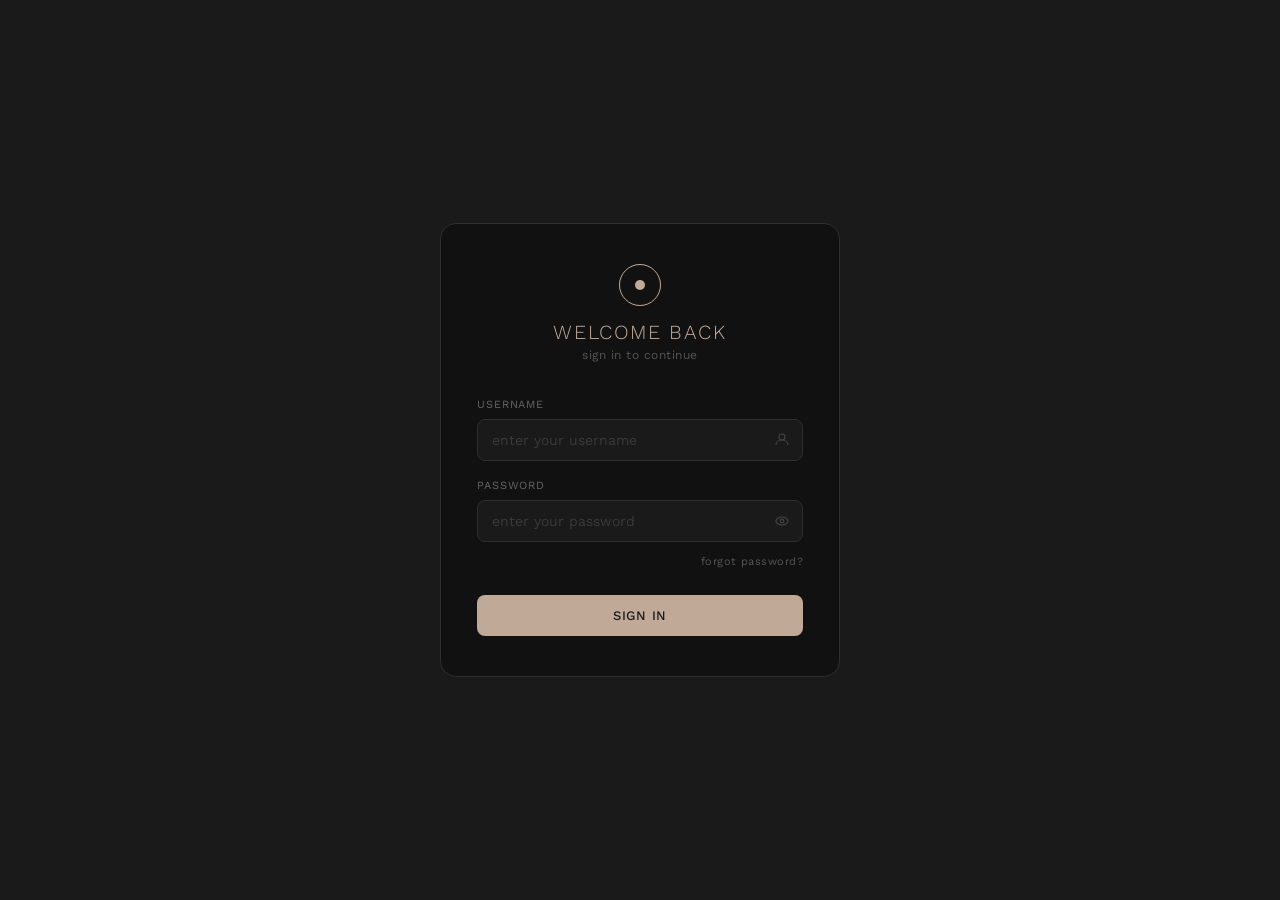
<file: index.html>
<!DOCTYPE html>
<html lang="en">

<head>
    <meta charset="UTF-8">
    <meta name="viewport" content="width=device-width, initial-scale=1.0">
    <title>class-shculade</title>
    <link rel="stylesheet" href="./assets/css/style.css">
    <link rel="stylesheet" href="./assets/css/reset.css">
    <link rel="stylesheet" href="https://cdn.jsdelivr.net/npm/bootstrap-icons@1.13.1/font/bootstrap-icons.min.css">
</head>

<body>

    <section class="shcedule-table">
        <div class="container">

            <!--logout bar -->
            <div class="logout-bar">
                <span id="logged-user"></span>
                <button onclick="logout()" class="logout-btn">
                    <i class="bi bi-box-arrow-right"></i> logout
                </button>
            </div>

            <div class="shcedule-top-title">
                <div class="shcedule-top-title-left">
                    <h6>learn computer academy</h6>
                    <h2>CLASS SCHEDULE</h2>
                </div>
                <div class="shcedule-top-title-right">
                    <h6>today</h6>
                    <h2 id="newdate"></h2>
                </div>
            </div>

            <div class="our-all-capacity">
                <div class="capacity-block">
                    <h3>Enrollment Ratio</h3>
                    <h2>18</h2>
                </div>
                <div class="capacity-block">
                    <h3>available capacity</h3>
                    <h2>76</h2>
                </div>
                <div class="capacity-block">
                    <h3>Batch Density</h3>
                    <h2>37%</h2>
                </div>
                <div class="capacity-block">
                    <h3>Total Weekly Classes</h3>
                    <h2>24</h2>
                </div>
            </div>

            <div class="schedule-table-main">
                <div class="schedule-table-first-wrapper">
                    <div class="weekly-student-wrapper">
                        <div class="weekly-student-title">
                            <div class="weekly-student-block-left">
                                <h3>weekly schedule</h3>
                            </div>
                            <div class="weekly-student-timing-right">
                                <ul>
                                    <li><i class="pulse"></i>
                                        <p id="newtime"></p>
                                    </li>
                                    <li><i class="pulse"></i>
                                        <p id="newday"></p>
                                    </li>
                                </ul>
                            </div>
                        </div>
                        <div class="student-timing-list">
                            <p>10:30 - 12:30</p>
                            <p>12:30 - 02:30</p>
                            <p>04:00 - 06:00</p>
                            <p>06:00 - 08:00</p>
                        </div>
                    </div>

                    <div class="shcedule-main-table-row">
                        <div class="shcedule-table-row">
                            <div class="table-first-collum"><p>monday</p></div>
                            <div class="table-second-collum">
                                <h5>soumik dutta</h5>
                                <h5>anish gharami</h5>
                                <div class="mouse-name"><h5>pritha seal</h5><i class="bi bi-mouse2"></i></div>
                            </div>
                            <div class="table-second-collum"><h5>arnob biswas</h5></div>
                            <div class="table-second-collum">
                                <div class="mouse-name"><h5>arnob roy</h5><i class="bi bi-mouse2"></i></div>
                                <div class="mouse-name"><h5>rupanjana roy</h5><i class="bi bi-mouse2"></i></div>
                                <div class="mouse-name"><h5>debagnik dey</h5><i class="bi bi-mouse2"></i></div>
                                <h5>somen biswas</h5>
                            </div>
                            <div class="table-second-collum">
                                <div class="mouse-name"><h5>samrit paul</h5><i class="bi bi-mouse2"></i></div>
                                <div class="mouse-name"><h5>diya das</h5><i class="bi bi-mouse2"></i></div>
                                <div class="mouse-name"><h5>indrani debnath</h5><i class="bi bi-mouse2"></i></div>
                                <h5>bibrato sarkar</h5>
                            </div>
                        </div>
                        <div class="shcedule-table-row">
                            <div class="table-first-collum"><p>tuesday</p></div>
                            <div class="table-second-collum">
                                <h5>soumik dutta</h5>
                                <h5>anish gharami</h5>
                                <div class="mouse-name"><h5>pritha seal</h5><i class="bi bi-mouse2"></i></div>
                            </div>
                            <div class="table-second-collum"><h5>arnob biswas</h5></div>
                            <div class="table-second-collum">
                                <div class="mouse-name"><h5>arnob roy</h5><i class="bi bi-mouse2"></i></div>
                                <div class="mouse-name"><h5>rupanjana roy</h5><i class="bi bi-mouse2"></i></div>
                                <div class="mouse-name"><h5>debagnik dey</h5><i class="bi bi-mouse2"></i></div>
                                <h5>somen biswas</h5>
                            </div>
                            <div class="table-second-collum">
                                <div class="mouse-name"><h5>samrit paul</h5><i class="bi bi-mouse2"></i></div>
                                <div class="mouse-name"><h5>diya das</h5><i class="bi bi-mouse2"></i></div>
                                <div class="mouse-name"><h5>indrani debnath</h5><i class="bi bi-mouse2"></i></div>
                                <h5>bibrato sarkar</h5>
                            </div>
                        </div>
                        <div class="shcedule-table-row">
                            <div class="table-first-collum"><p>wednesday</p></div>
                            <div class="table-second-collum">
                                <h5>soumik dutta</h5>
                                <h5>anish gharami</h5>
                                <div class="mouse-name"><h5>pritha seal</h5><i class="bi bi-mouse2"></i></div>
                            </div>
                            <div class="table-second-collum"><h5>arnob biswas</h5></div>
                            <div class="table-second-collum">
                                <div class="mouse-name"><h5>arnob roy</h5><i class="bi bi-mouse2"></i></div>
                                <div class="mouse-name"><h5>rupanjana roy</h5><i class="bi bi-mouse2"></i></div>
                                <div class="mouse-name"><h5>debagnik dey</h5><i class="bi bi-mouse2"></i></div>
                                <h5>somen biswas</h5>
                            </div>
                            <div class="table-second-collum">
                                <div class="mouse-name"><h5>samrit paul</h5><i class="bi bi-mouse2"></i></div>
                                <div class="mouse-name"><h5>diya das</h5><i class="bi bi-mouse2"></i></div>
                                <div class="mouse-name"><h5>indrani debnath</h5><i class="bi bi-mouse2"></i></div>
                                <h5>bibrato sarkar</h5>
                            </div>
                        </div>
                        <div class="shcedule-table-row">
                            <div class="table-first-collum"><p>thursday</p></div>
                            <div class="table-second-collum">
                                <h5>soumik dutta</h5>
                                <h5>anish gharami</h5>
                                <div class="mouse-name"><h5>pritha seal</h5><i class="bi bi-mouse2"></i></div>
                            </div>
                            <div class="table-second-collum"><h5>arnob biswas</h5></div>
                            <div class="table-second-collum">
                                <div class="mouse-name"><h5>arnob roy</h5><i class="bi bi-mouse2"></i></div>
                                <div class="mouse-name"><h5>rupanjana roy</h5><i class="bi bi-mouse2"></i></div>
                                <div class="mouse-name"><h5>debagnik dey</h5><i class="bi bi-mouse2"></i></div>
                                <h5>somen biswas</h5>
                            </div>
                            <div class="table-second-collum">
                                <div class="mouse-name"><h5>samrit paul</h5><i class="bi bi-mouse2"></i></div>
                                <div class="mouse-name"><h5>diya das</h5><i class="bi bi-mouse2"></i></div>
                                <div class="mouse-name"><h5>indrani debnath</h5><i class="bi bi-mouse2"></i></div>
                                <h5>bibrato sarkar</h5>
                            </div>
                        </div>
                        <div class="shcedule-table-row">
                            <div class="table-first-collum"><p>friday</p></div>
                            <div class="table-second-collum">
                                <h5>soumik dutta</h5>
                                <h5>anish gharami</h5>
                                <div class="mouse-name"><h5>pritha seal</h5><i class="bi bi-mouse2"></i></div>
                            </div>
                            <div class="table-second-collum"><h5>arnob biswas</h5></div>
                            <div class="table-second-collum">
                                <div class="mouse-name"><h5>arnob roy</h5><i class="bi bi-mouse2"></i></div>
                                <div class="mouse-name"><h5>rupanjana roy</h5><i class="bi bi-mouse2"></i></div>
                                <div class="mouse-name"><h5>debagnik dey</h5><i class="bi bi-mouse2"></i></div>
                                <h5>somen biswas</h5>
                            </div>
                            <div class="table-second-collum">
                                <div class="mouse-name"><h5>samrit paul</h5><i class="bi bi-mouse2"></i></div>
                                <div class="mouse-name"><h5>diya das</h5><i class="bi bi-mouse2"></i></div>
                                <div class="mouse-name"><h5>indrani debnath</h5><i class="bi bi-mouse2"></i></div>
                                <h5>bibrato sarkar</h5>
                            </div>
                        </div>
                        <div class="shcedule-table-row">
                            <div class="table-first-collum"><p>saturday</p></div>
                            <div class="table-second-collum">
                                <h5>soumik dutta</h5>
                                <h5>anish gharami</h5>
                                <div class="mouse-name"><h5>pritha seal</h5><i class="bi bi-mouse2"></i></div>
                            </div>
                            <div class="table-second-collum"><h5>arnob biswas</h5></div>
                            <div class="table-second-collum">
                                <div class="mouse-name"><h5>arnob roy</h5><i class="bi bi-mouse2"></i></div>
                                <div class="mouse-name"><h5>rupanjana roy</h5><i class="bi bi-mouse2"></i></div>
                                <div class="mouse-name"><h5>debagnik dey</h5><i class="bi bi-mouse2"></i></div>
                                <h5>somen biswas</h5>
                            </div>
                            <div class="table-second-collum">
                                <div class="mouse-name"><h5>samrit paul</h5><i class="bi bi-mouse2"></i></div>
                                <div class="mouse-name"><h5>diya das</h5><i class="bi bi-mouse2"></i></div>
                                <div class="mouse-name"><h5>indrani debnath</h5><i class="bi bi-mouse2"></i></div>
                                <h5>bibrato sarkar</h5>
                            </div>
                        </div>
                    </div>
                </div>

                <div class="schedule-table-second-wrapper">
                    <div class="lt-wrap">
                        <p class="lt-label">Longevity Tracking</p>
                        <div class="student-list" id="rows"></div>
                    </div>
                </div>
            </div>

        </div>

        <!-- cursor -->
        <div id="cursor-dot"></div>
        <div id="cursor-ring"></div>
    </section>

    <!-- login check script -->
    <script>
        const loggedIn = sessionStorage.getItem('loggedIn');

        if (!loggedIn) {
            window.location.href = "./user.html";
        }

        const savedUser = sessionStorage.getItem('username');
        

        function logout() {
            sessionStorage.removeItem('loggedIn');
            sessionStorage.removeItem('username');
            window.location.href = "./user.html";
        }
    </script>

    <script src="./assets/js/app.js"></script>
</body>
</html>
</file>
<file: assets/css/style.css>
@import url(./reset.css);

@import url('https://fonts.googleapis.com/css2?family=Work+Sans:ital,wght@0,100..900;1,100..900&display=swap');



.shcedule-table .shcedule-top-title {
    display: grid;
    grid-template-columns: repeat(2, 1fr);
}

/* .shcedule-table .shcedule-top-title .shcedule-top-title-left{
    display: flex;
    align-items: start;
    gap: 10px;
} */

.shcedule-table .shcedule-top-title .shcedule-top-title-left h6 {
    font-size: 14px;
    font-weight: 400;
    text-transform: uppercase;
    color: var(--text-color);
}

.shcedule-table .shcedule-top-title .shcedule-top-title-left h2 {
    font-size: 36px;
    font-weight: 200;
    color: var(--primary-color);
}

.shcedule-table .shcedule-top-title .shcedule-top-title-right {
    display: flex;
    align-items: end;
    flex-direction: column;
    justify-content: end;
}

.shcedule-table .shcedule-top-title .shcedule-top-title-right h6 {
    font-size: 14px;
    font-weight: 400;
    text-transform: uppercase;
    color: var(--text-color);
}

.shcedule-table .shcedule-top-title .shcedule-top-title-right h2 {
    font-size: 36px;
    font-weight: 200;
    color: var(--primary-color);
}

.shcedule-table .our-all-capacity {
    display: grid;
    grid-template-columns: repeat(4, 1fr);
    gap: 20px;
    margin-top: 20px;
}

.shcedule-table .our-all-capacity .capacity-block {
    background-color: transparent;
    border: solid 1px var(--primary-color);
    padding: 20px;
    display: flex;
    flex-direction: column;
    align-items: start;

}

.shcedule-table .our-all-capacity .capacity-block h3 {
    font-size: 14px;
    text-transform: uppercase;
    font-weight: 400;
    color: var(--text-color);
    line-height: normal;
    margin-bottom: 2px;
}

.shcedule-table .our-all-capacity .capacity-block h2 {
    font-size: 36px;
    font-weight: 200;
    color: var(--primary-color);
}

.shcedule-table .schedule-table-main {
    display: grid;
    grid-template-columns: 75% 24%;
    gap: 20px;
    height: 100%;
}


/* === Scrollbar for .schedule-table-first-wrapper === */

/* ===== WRAPPER - BOTH SCROLL ===== */
.shcedule-table .schedule-table-main .schedule-table-first-wrapper .shcedule-main-table-row {
  overflow-x: auto;             
  overflow-y: auto;             
  height: calc(100vh - 330px); 
  overflow: scroll;

  /* Firefox */
  scrollbar-width: thin;
  scrollbar-color: #c1a998 transparent;
}

/* ===== Chrome, Safari, Edge ===== */

/* Vertical scrollbar - right side */
.shcedule-table .schedule-table-main .schedule-table-first-wrapper .shcedule-main-table-row::-webkit-scrollbar {
  width: 4px;    /* right side bar */
  height: 4px;   /* bottom bar */
}

/* Track */
.shcedule-table .schedule-table-main .schedule-table-first-wrapper .shcedule-main-table-row::-webkit-scrollbar-track {
  background: transparent;
  border-radius: 999px;
}

/* Thumb - default hidden */
.shcedule-table .schedule-table-main .schedule-table-first-wrapper .shcedule-main-table-row::-webkit-scrollbar-thumb {
  background: transparent;
  border-radius: 999px;
  transition: background 0.3s;
}

/* Hover করলে দুটোই দেখাবে */
.shcedule-table .schedule-table-main .schedule-table-first-wrapper .shcedule-main-table-row:hover::-webkit-scrollbar-thumb {
  background: #c1a998;
}

.shcedule-table .schedule-table-main .schedule-table-first-wrapper .shcedule-main-table-row:hover::-webkit-scrollbar-thumb:hover {
  background: #a8887a;
}

/* Corner - যেখানে দুটো scroll মিলবে */
.shcedule-table .schedule-table-main .schedule-table-first-wrapper .shcedule-main-table-row::-webkit-scrollbar-corner {
  background: transparent;
}

/* === Scrollbar for .schedule-table-second-wrapper === */

/* ===== WRAPPER - BOTH SCROLL ===== */
.shcedule-table .schedule-table-main .schedule-table-second-wrapper .student-list {
  overflow-x: auto;             
  overflow-y: auto;             
  height: calc(100vh - 310px); 
  overflow: scroll;

  /* Firefox */
  scrollbar-width: thin;
  scrollbar-color: #c1a998 transparent;
}

/* ===== Chrome, Safari, Edge ===== */

/* Vertical scrollbar - right side */
.shcedule-table .schedule-table-main .schedule-table-second-wrapper .student-list::-webkit-scrollbar {
  width: 4px;    /* right side bar */
  height: 4px;   /* bottom bar */
}

/* Track */
.shcedule-table .schedule-table-main .schedule-table-second-wrapper .student-list::-webkit-scrollbar-track {
  background: transparent;
  border-radius: 999px;
}

/* Thumb - default hidden */
.shcedule-table .schedule-table-main .schedule-table-second-wrapper .student-list::-webkit-scrollbar-thumb {
  background: transparent;
  border-radius: 999px;
  transition: background 0.3s;
}

/* Hover করলে দুটোই দেখাবে */
.shcedule-table .schedule-table-main .schedule-table-second-wrapper .student-list:hover::-webkit-scrollbar-thumb {
  background: #c1a998;
}

.shcedule-table .schedule-table-main .schedule-table-second-wrapper .student-list:hover::-webkit-scrollbar-thumb:hover {
  background: #a8887a;
}

/* Corner - যেখানে দুটো scroll মিলবে */
.shcedule-table .schedule-table-main .schedule-table-second-wrapper .student-list::-webkit-scrollbar-corner {
  background: transparent;
}




.shcedule-table .weekly-student-wrapper {
    margin-top: 30px;
    border-top: solid 1px var(--primary-color);
    border-bottom: solid 1px var(--primary-color);
    border-right: solid 1px var(--primary-color);
    border-left: solid 1px var(--primary-color);
}

.shcedule-table .weekly-student-wrapper .weekly-student-title {
    display: grid;
    grid-template-columns: repeat(2, 1fr);
    padding: 10px 15px;
}

.shcedule-table .weekly-student-wrapper .weekly-student-title .weekly-student-block-left {
    display: flex;
    justify-content: start;
}

.shcedule-table .weekly-student-wrapper .weekly-student-title .weekly-student-block-left h3 {
    font-size: 14px;
    text-transform: uppercase;
    font-weight: 400;
    color: var(--text-color);
    line-height: normal;
}

.shcedule-table .weekly-student-wrapper .weekly-student-title .weekly-student-timing-right {
    display: flex;
    justify-content: end;
    gap: 40px;
}

.shcedule-table .weekly-student-wrapper .weekly-student-title .weekly-student-timing-right ul {
    display: flex;
    gap: 20px;
}

.shcedule-table .weekly-student-wrapper .weekly-student-title .weekly-student-timing-right ul li {
    display: flex;
    align-items: center;
    gap: 10px;
}

@keyframes opacity-animation {
    0% {
        opacity: 0
    }
}

@keyframes pulse-animation {
    0% {
        transform: translate(-50%, -50%) scale(0);
        opacity: .8
    }

    70% {
        opacity: 0;
        transform: translate(-50%, -50%) scale(3)
    }

    to {
        transform: translate(-50%, -50%) scale(0);
        opacity: 0
    }
}

.shcedule-table .weekly-student-wrapper .weekly-student-title .weekly-student-timing-right ul li .pulse {
    position: relative;
    display: inline-block;
    vertical-align: 1px;
    width: 8px;
    height: 8px;
    margin: 0 6px;
    background: var(--primary-color);
    color: transparent;
    border-radius: 100%;
    flex: 0 0 auto;
    animation: opacity-animation 1s linear;
}

.shcedule-table .weekly-student-wrapper .weekly-student-title .weekly-student-timing-right ul li .pulse:before {
    content: "";
    position: absolute;
    top: 50%;
    left: 50%;
    width: 100%;
    height: 100%;
    background: #f9e9a2;
    border-radius: 100%;
    opacity: .5;
    transform: translate(-50%, -50%) scale(3);
    animation: pulse-animation 3s infinite;
}

.shcedule-table .weekly-student-wrapper .weekly-student-title .weekly-student-timing-right p {
    font-size: 14px;
    text-transform: uppercase;
    font-weight: 500;
    color: var(--primary-color);
    line-height: normal;
    position: relative;

}

.shcedule-table .student-timing-list {
    display: grid;
    grid-template-columns: repeat(4, 1fr);
    text-align: center;
    border-top: solid 1px var(--primary-color);
    padding: 13px 15px;
}

.shcedule-table .student-timing-list p {
    font-size: 14px;
    text-transform: uppercase;
    font-weight: 500;
    color: var(--primary-color);
    line-height: normal;
}

.shcedule-table .shcedule-table-row {
    display: flex;
    gap: 0;
    border-bottom: solid 1px var(--primary-color);
    border-left: solid 1px var(--primary-color);
}

.shcedule-table .shcedule-table-row .table-first-collum {
    border-right: solid 1px var(--primary-color);
    padding: 70px 0;
    width: 3%;
    display: flex;
    align-items: center;
    justify-content: center;
}

.shcedule-table .shcedule-table-row .table-first-collum p {
    font-size: 14px;
    text-transform: uppercase;
    font-weight: 500;
    color: var(--text-color);
    line-height: normal;
    transform: rotate(271deg);
}

.shcedule-table .shcedule-table-row .table-second-collum {
    border-right: solid 1px var(--primary-color);
    padding: 15px;
    width: 25%;
    height: auto;
}

.shcedule-table .shcedule-table-row .table-second-collum h5 {
    font-size: 18px;
    text-transform: uppercase;
    font-weight: 300;
    color: var(--text-color);
    line-height: 1.9;
}

.shcedule-table .shcedule-table-row .table-second-collum .mouse-name {
    display: flex;
    justify-content: space-between;
    align-items: center;
}

.shcedule-table .shcedule-table-row .table-second-collum .mouse-name i {
    font-size: 17px;
}



.shcedule-table .schedule-table-second-wrapper .lt-wrap {
    padding: 13px;
    width: 100%;
    margin-top: 30px;
    border: 0.5px solid var(--primary-color);
}

.shcedule-table .schedule-table-second-wrapper .lt-wrap .lt-label {
    font-size: 14px;
    color: var(--text-color);
    text-transform: uppercase;
    font-weight: 400;
    margin-bottom: 10px;
}

.shcedule-table .schedule-table-second-wrapper .lt-wrap .lt-row {
    margin-bottom: 0;
}

.shcedule-table .schedule-table-second-wrapper .lt-wrap .lt-row .lt-inner {
    padding: 0.6rem 0;
}

.shcedule-table .schedule-table-second-wrapper .lt-wrap .lt-row .lt-inner .lt-top {
    display: flex;
    justify-content: space-between;
    align-items: baseline;
    margin-bottom: 8px;
}

.shcedule-table .schedule-table-second-wrapper .lt-wrap .lt-row .lt-inner .lt-top .lt-name {
    font-family: "Work Sans", sans-serif;
    font-size: 22px;
    text-transform: uppercase;
    font-weight: 200;
    color: var(--primary-color);
    line-height: 1;
}

.lt-name.rank-1 {
    color: var(--primary-color);
}

.lt-name.rank-2 {
    color: var(--primary-color);
}

.lt-name.rank-3 {
    color: var(--primary-color);
}

.lt-mo {
    font-size: 13px;
    font-weight: 200;
    color: var(--primary-color);
    letter-spacing: 0.06em;
    font-variant-numeric: tabular-nums;
}

.lt-mo.rank-1 {
    color: var(--primary-color);
}

.lt-mo.rank-2 {
    color: var(--primary-color);
}

.lt-mo.rank-3 {
    color: var(--primary-color);
}

.lt-track {
    height: 2px;
    background: #1e1e1c;
    border-radius: 2px;
    overflow: hidden;
}

.lt-bar {
    height: 100%;
    border-radius: 2px;
    background: #333330;
    width: 0%;
    transition: width 1.2s cubic-bezier(0.22, 1, 0.36, 1);
}

.lt-bar.rank-1 {
     background:var(--primary-color);
}

.lt-bar.rank-2 {
     background:var(--primary-color);
}

.lt-bar.rank-3 {
    background:var(--primary-color);
}

/* .lt-divider {
    height: 0.5px;
    background: var(--primary-color);
} */



@media screen and (max-width: 1200px) {
    .shcedule-table .schedule-table-main {
        display: grid;
        grid-template-columns: repeat(1, 1fr);
    }
}

@media screen and (max-width: 768px) {
    .shcedule-table .our-all-capacity {
        display: grid;
        grid-template-columns: repeat(3, 1fr);
    }
}







/* === CSS === */
* {
    cursor: none;
}

#cursor-dot {
    position: fixed;
    width: 8px;
    height: 8px;
    background: #c1a998;
    border-radius: 50%;
    pointer-events: none;
    transform: translate(-50%, -50%);
    transition: width .2s, height .2s;
    z-index: 9999;
}

#cursor-ring {
    position: fixed;
    width: 36px;
    height: 36px;
    border: 1.5px solid #c1a998;
    border-radius: 50%;
    pointer-events: none;
    transform: translate(-50%, -50%);
    transition: width .3s ease, height .3s ease;
    z-index: 9998;
    opacity: 0.7;
}

#cursor-dot.hover {
    width: 12px;
    height: 12px;
}

#cursor-ring.hover {
    width: 56px;
    opacity: 0.4;
}
</file>
<file: assets/css/user.css>
@import url(./reset.css);

@import url('https://fonts.googleapis.com/css2?family=Work+Sans:ital,wght@0,100..900;1,100..900&display=swap');



/* ========== LOGIN BG ========== */

.login-bg {
    min-height: 100vh;
    width: 100%;
    background: #1a1a1a;
    display: flex;
    align-items: center;
    justify-content: center;
    padding: 40px 20px;
}

/* ========== LOGIN CARD ========== */

.login-card {
    width: 100%;
    max-width: 400px;
    background: #111;
    border: 0.5px solid #2e2e2e;
    border-radius: 16px;
    padding: 40px 36px;
}

/* ========== BRAND ========== */

.login-brand {
    text-align: center;
    margin-bottom: 36px;
}

.login-brand .brand-mark {
    width: 42px;
    height: 42px;
    border: 1.5px solid #c1a998;
    border-radius: 50%;
    display: flex;
    align-items: center;
    justify-content: center;
    margin: 0 auto 14px;
}

.login-brand .brand-mark span {
    width: 10px;
    height: 10px;
    background: #c1a998;
    border-radius: 50%;
    display: block;
}

.login-brand h2 {
    font-size: 20px;
    font-weight: 300;
    color: #c1a998;
    letter-spacing: 0.08em;
    text-transform: uppercase;
}

.login-brand p {
    font-size: 12px;
    color: #555;
    margin-top: 4px;
    letter-spacing: 0.04em;
}

/* ========== FIELD GROUP ========== */

.field-group {
    margin-bottom: 18px;
    position: relative;
}

.field-group label {
    display: block;
    font-size: 11px;
    color: #666;
    text-transform: uppercase;
    letter-spacing: 0.08em;
    margin-bottom: 8px;
}

.field-group input {
    width: 100%;
    background: #1a1a1a;
    border: 0.5px solid #2e2e2e;
    border-radius: 8px;
    padding: 12px 42px 12px 14px;
    font-size: 14px;
    color: #c1a998;
    outline: none;
    transition: border-color 0.2s;
    font-family: "Work Sans", sans-serif;
}

.field-group input::placeholder {
    color: #3a3a3a;
}

.field-group input:focus {
    border-color: #c1a998;
}

.field-group input.error-field {
    border-color: #E24B4A;
}

.field-group input.success-field {
    border-color: #1D9E75;
}

/* ========== FIELD ICON ========== */

.field-icon {
    position: absolute;
    right: 13px;
    bottom: 13px;
    width: 16px;
    height: 16px;
    cursor: pointer;
}

.field-icon svg {
    width: 16px;
    height: 16px;
}

/* ========== ERROR MESSAGE ========== */

.err-msg {
    font-size: 11px;
    color: #E24B4A;
    margin-top: 5px;
    display: none;
    letter-spacing: 0.02em;
}

.err-msg.show {
    display: block;
}

/* ========== FORGOT ========== */

.forgot {
    text-align: right;
    margin-top: -10px;
    margin-bottom: 18px;
}

.forgot a {
    font-size: 11px;
    color: #555;
    text-decoration: none;
    letter-spacing: 0.04em;
    transition: color 0.2s;
}

.forgot a:hover {
    color: #c1a998;
}

/* ========== LOGIN BUTTON ========== */

.login-btn {
    width: 100%;
    padding: 13px;
    background: #c1a998;
    border: none;
    border-radius: 8px;
    font-size: 13px;
    font-weight: 500;
    color: #1a1a1a;
    letter-spacing: 0.06em;
    text-transform: uppercase;
    cursor: pointer;
    margin-top: 8px;
    transition: background 0.2s, transform 0.1s;
    font-family: "Work Sans", sans-serif;
}

.login-btn:hover {
    background: #d4b8aa;
}

.login-btn:active {
    transform: scale(0.98);
}

.login-btn:disabled {
    background: #3a3a3a;
    color: #555;
    cursor: not-allowed;
}

/* ========== STATUS BAR ========== */

.status-bar {
    margin-top: 18px;
    padding: 11px 14px;
    border-radius: 8px;
    font-size: 12px;
    letter-spacing: 0.03em;
    display: none;
    text-align: center;
}

.status-bar.success {
    display: block;
    background: rgba(29, 158, 117, 0.12);
    border: 0.5px solid #1D9E75;
    color: #5DCAA5;
}

.status-bar.error {
    display: block;
    background: rgba(226, 75, 74, 0.1);
    border: 0.5px solid #E24B4A;
    color: #F09595;
}

/* ========== LOADING DOTS ========== */

.loading-dots {
    display: inline-flex;
    gap: 4px;
    vertical-align: middle;
}

.loading-dots span {
    width: 5px;
    height: 5px;
    background: #555;
    border-radius: 50%;
    animation: dot-bounce 1.2s infinite;
}

.loading-dots span:nth-child(2) {
    animation-delay: 0.2s;
}

.loading-dots span:nth-child(3) {
    animation-delay: 0.4s;
}

@keyframes dot-bounce {

    0%,
    80%,
    100% {
        transform: translateY(0);
        opacity: 0.4;
    }

    40% {
        transform: translateY(-4px);
        opacity: 1;
    }
}

/* ========== SUCCESS SCREEN ========== */

.success-screen {
    display: none;
    text-align: center;
    padding: 20px 0;
}

.success-screen .check-circle {
    width: 56px;
    height: 56px;
    border: 1.5px solid #1D9E75;
    border-radius: 50%;
    display: flex;
    align-items: center;
    justify-content: center;
    margin: 0 auto 20px;
}

.success-screen .check-circle svg {
    width: 24px;
    height: 24px;
}

.success-screen h3 {
    font-size: 18px;
    font-weight: 300;
    color: #c1a998;
    letter-spacing: 0.06em;
    margin-bottom: 8px;
}

.success-screen p {
    font-size: 13px;
    color: #555;
}

/* ========== RESPONSIVE ========== */

@media screen and (max-width: 480px) {
    .login-card {
        padding: 30px 24px;
    }

    .login-brand h2 {
        font-size: 18px;
    }
}
</file>
